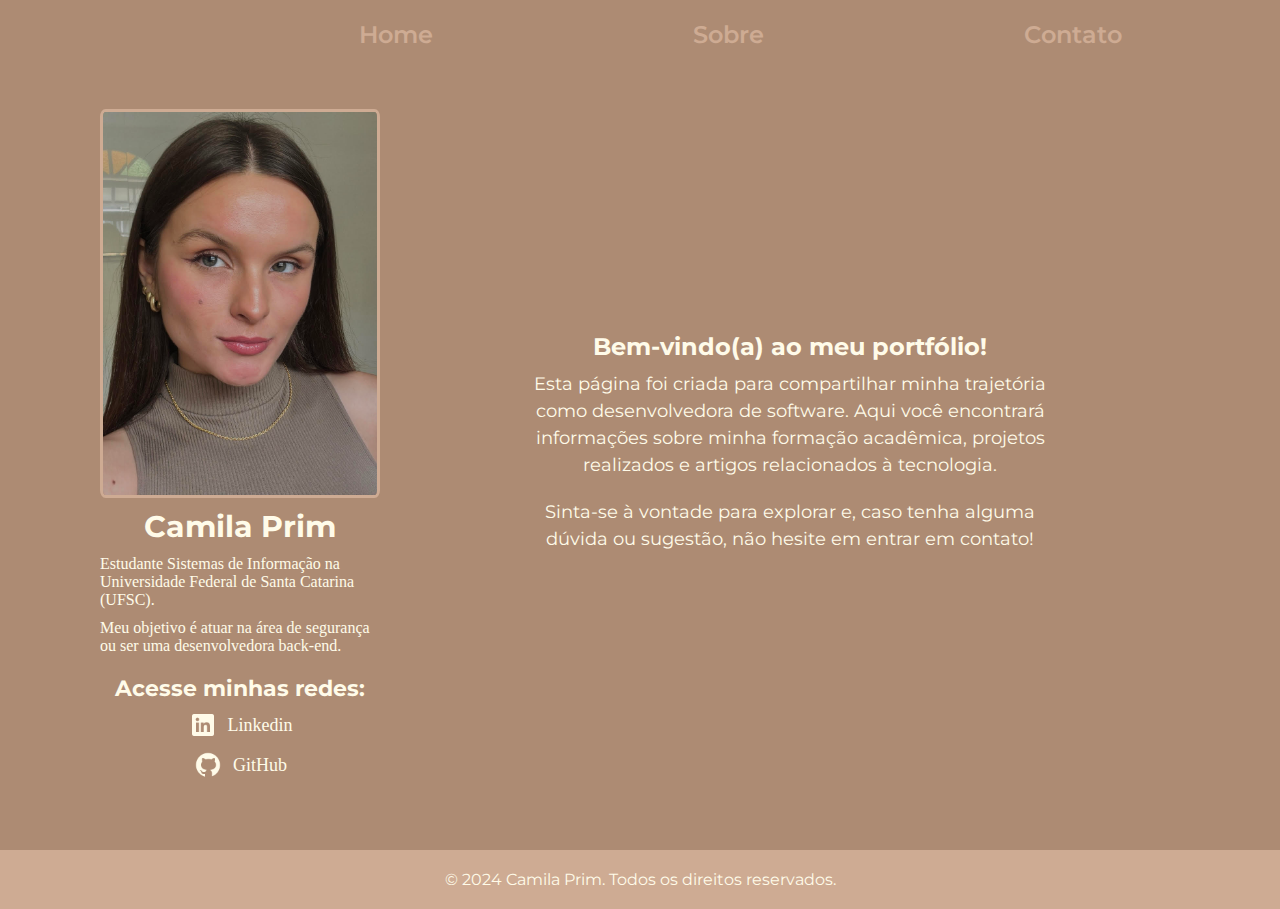
<file: index.html>
<!DOCTYPE html>
<html lang="pt">
<head>
    <meta charset="UTF-8">
    <meta name="viewport" content="width=device-width, initial-scale=1.0">
    <title>Blog da mila</title>
    <link rel="stylesheet" href="assets/style.css">
    <link rel="icon" type="image/png" href="image/nerd_face.png">

</head>
<body>
    <header class="cabecalho">
        <nav class="cabecalho__menu"></nav>
            <a class= "cabecalho__menu__link" href="index.html">Home</a>
            <a class= "cabecalho__menu__link" href="about-me.html">Sobre</a>
            <a class= "cabecalho__menu__link" href="contact.html">Contato</a>
        </nav>
    </header>
    <main class="apresentacao">
        <section class="apresentacao__lateral">
            <img class="apresentacao__lateral__foto" src="image/foto-camila.jpg" alt="Foto de perfil">
            <h1 class="apresentacao__lateral__titulo">Camila Prim</h1>
            <p class="apresentacao__lateral__conteudo">Estudante Sistemas de Informação na Universidade Federal de Santa Catarina (UFSC).</p>
            <p class="apresentacao__lateral__conteudo">Meu objetivo é atuar na área de segurança ou ser uma desenvolvedora back-end.</p>
            <div class="apresentacao__links"></div>
                <h2 class="apresentacao__links__titulo">Acesse minhas redes:</h2>
                <a class="apresentacao__links__navegacao" href="https://www.linkedin.com/in/cmilaprim/"><img src="image/icon-linkdin.png">Linkedin</a>
                <a class="apresentacao__links__navegacao" href="https://github.com/cmilaprim"><img src="image/icon-github.png">GitHub</a>
            </div>
        </section>
        <section class="postagem">
                <h2 class="postagem__titulo">Bem-vindo(a) ao meu portfólio!</h2>
                <p class="postagem__conteudo">
                    Esta página foi criada para compartilhar minha trajetória como desenvolvedora de software. Aqui você encontrará informações sobre minha formação acadêmica, projetos realizados e artigos relacionados à tecnologia.
                </p>
                <p class="postagem__conteudo">
                    Sinta-se à vontade para explorar e, caso tenha alguma dúvida ou sugestão, não hesite em entrar em contato!
                </p>
        </section>
    </main>
    <footer class="rodape">
        &copy; 2024 Camila Prim. Todos os direitos reservados.
    </footer>
</body>
</html>
</file>
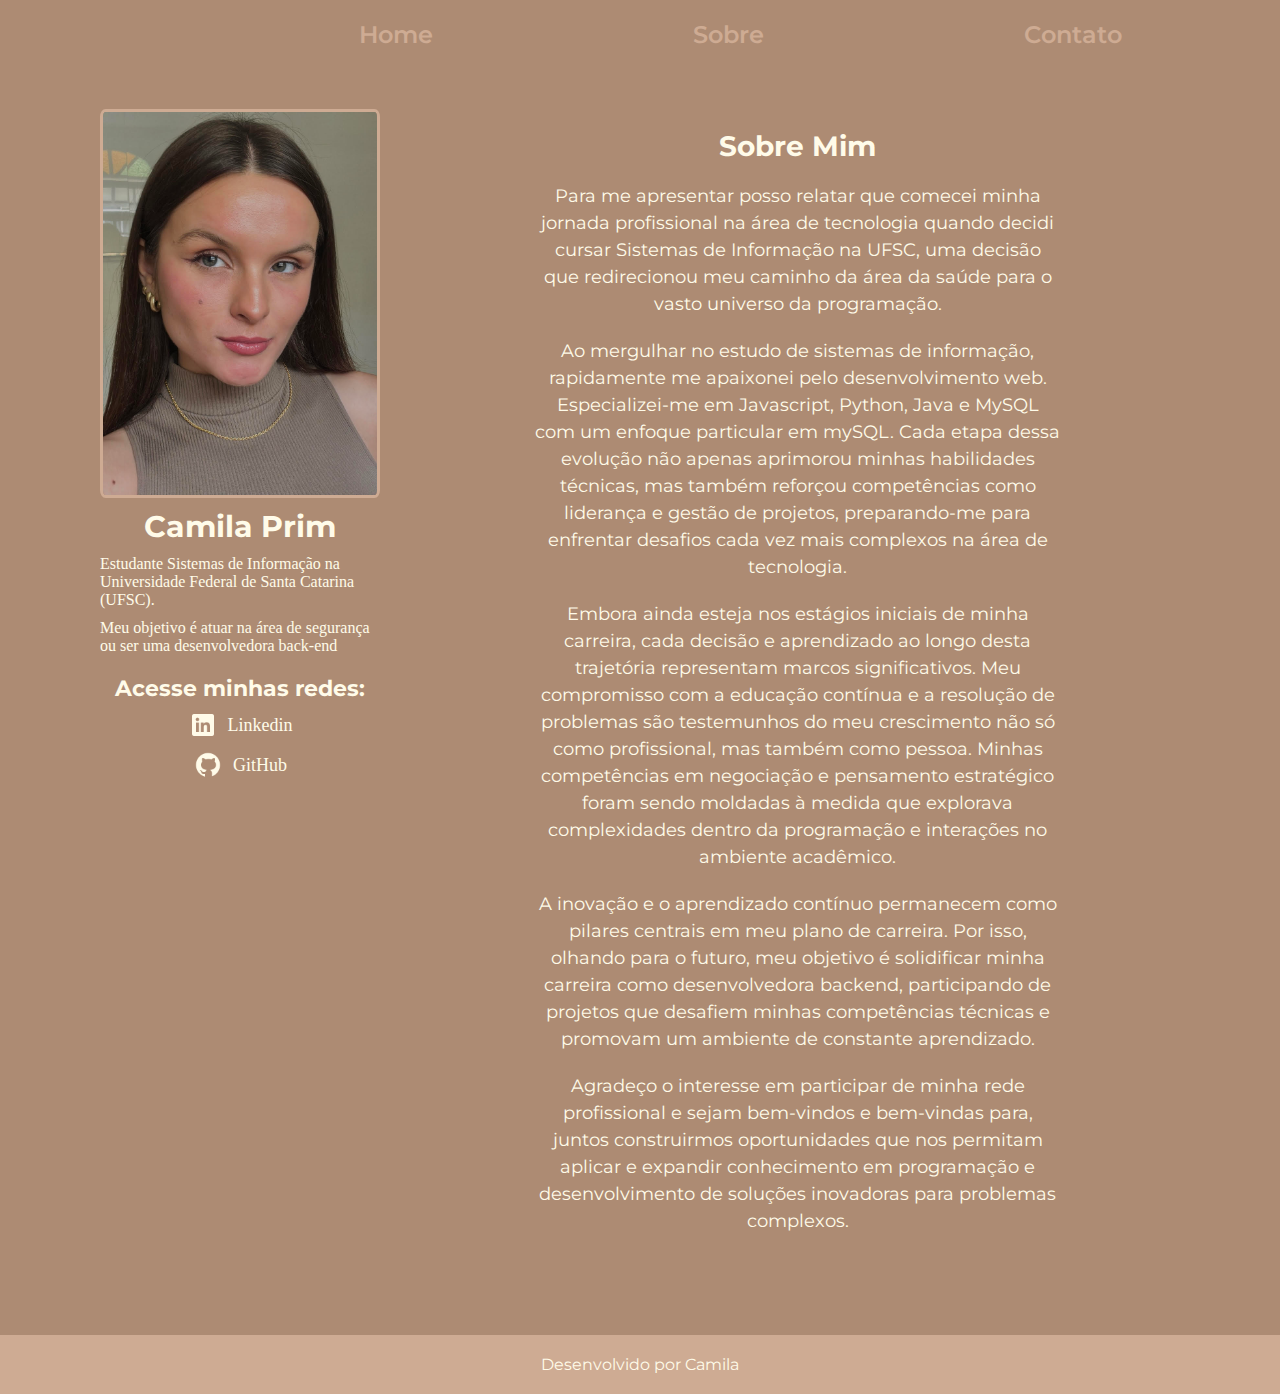
<file: about-me.html>
<!DOCTYPE html>
<html lang="pt">
<head>
    <meta charset="UTF-8">
    <meta name="viewport" content="width=device-width, initial-scale=1.0">
    <title>Sobre mim</title>
    <link rel="stylesheet" href="assets/style.css">
    <link rel="icon" type="image/png" href="image/nerd_face.png">
</head>
<body>
    <header class="cabecalho">
        <nav class="cabecalho__menu"></nav>
            <a class= "cabecalho__menu__link" href="index.html">Home</a>
            <a class= "cabecalho__menu__link" href="about-me.html">Sobre</a>
            <a class= "cabecalho__menu__link" href="contact.html">Contato</a>
        </nav>
    </header>
    <main class="apresentacao">
        <section class="apresentacao__lateral">
            <img class="apresentacao__lateral__foto" src="image/foto-camila.jpg" alt="Foto de perfil">
            <h1 class="apresentacao__lateral__titulo">Camila Prim</h1>
            <p class="apresentacao__lateral__conteudo">Estudante Sistemas de Informação na Universidade Federal de Santa Catarina (UFSC).</p>
            <p class="apresentacao__lateral__conteudo">Meu objetivo é atuar na área de segurança ou ser uma desenvolvedora back-end</p>
            <div class="apresentacao__links"></div>
                <h2 class="apresentacao__links__titulo">Acesse minhas redes:</h2>
                <a class="apresentacao__links__navegacao" href="https://www.linkedin.com/in/cmilaprim/"><img src="image/icon-linkdin.png">Linkedin</a>
                <a class="apresentacao__links__navegacao" href="https://github.com/cmilaprim"><img src="image/icon-github.png">GitHub</a>
            </div>
        </section>
        <section class="sobre-mim">
            <h2 class="sobre-mim__titulo">Sobre Mim</h2>
            <p class="sobre-mim__conteudo">
                Para me apresentar posso relatar que comecei minha jornada profissional na área de tecnologia quando decidi cursar Sistemas de Informação na UFSC, uma decisão que redirecionou meu caminho da área da saúde para o vasto universo da programação.
            </p>
            <p class="sobre-mim__conteudo">
                Ao mergulhar no estudo de sistemas de informação, rapidamente me apaixonei pelo desenvolvimento web. Especializei-me em Javascript, Python, Java e MySQL com um enfoque particular em mySQL. Cada etapa dessa evolução não apenas aprimorou minhas habilidades técnicas, mas também reforçou competências como liderança e gestão de projetos, preparando-me para enfrentar desafios cada vez mais complexos na área de tecnologia.
            </p>
            <p class="sobre-mim__conteudo">
                Embora ainda esteja nos estágios iniciais de minha carreira, cada decisão e aprendizado ao longo desta trajetória representam marcos significativos. Meu compromisso com a educação contínua e a resolução de problemas são testemunhos do meu crescimento não só como profissional, mas também como pessoa. Minhas competências em negociação e pensamento estratégico foram sendo moldadas à medida que explorava complexidades dentro da programação e interações no ambiente acadêmico.

            </p>
            <p class="sobre-mim__conteudo">
                A inovação e o aprendizado contínuo permanecem como pilares centrais em meu plano de carreira. Por isso, olhando para o futuro, meu objetivo é solidificar minha carreira como desenvolvedora backend, participando de projetos que desafiem minhas competências técnicas e promovam um ambiente de constante aprendizado.

            </p>
            <p class="sobre-mim__conteudo">
                Agradeço o interesse em participar de minha rede profissional e sejam bem-vindos e bem-vindas para, juntos construirmos oportunidades que nos permitam aplicar e expandir conhecimento em programação e desenvolvimento de soluções inovadoras para problemas complexos.
            </p>
        </section>
    </main>
    <footer class="rodape">
        <p>Desenvolvido por Camila</p>
    </footer>
</body>
</html>
</file>
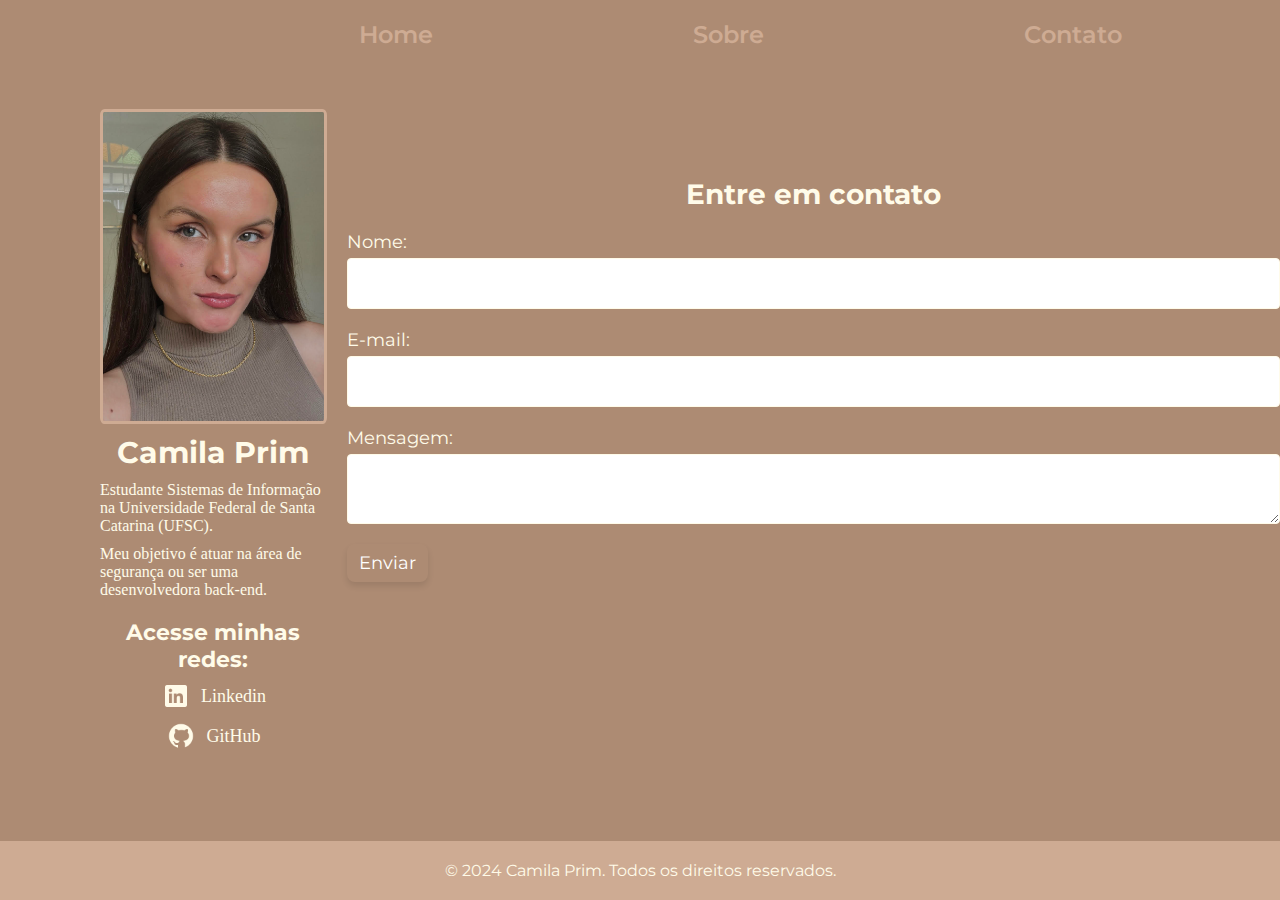
<file: contact.html>
<!DOCTYPE html>
<html lang="pt">
<head>
    <meta charset="UTF-8">
    <meta name="viewport" content="width=device-width, initial-scale=1.0">
    <title>Blog da mila</title>
    <link rel="stylesheet" href="assets/style.css">
    <link rel="icon" type="image/png" href="image/nerd_face.png">

</head>
<body>
    <header class="cabecalho">
        <nav class="cabecalho__menu"></nav>
            <a class= "cabecalho__menu__link" href="index.html">Home</a>
            <a class= "cabecalho__menu__link" href="about-me.html">Sobre</a>
            <a class= "cabecalho__menu__link" href="contact.html">Contato</a>
        </nav>
    </header>
    <main class="apresentacao">
        <section class="apresentacao__lateral">
            <img class="apresentacao__lateral__foto" src="image/foto-camila.jpg" alt="Foto de perfil">
            <h1 class="apresentacao__lateral__titulo">Camila Prim</h1>
            <p class="apresentacao__lateral__conteudo">Estudante Sistemas de Informação na Universidade Federal de Santa Catarina (UFSC).</p>
            <p class="apresentacao__lateral__conteudo">Meu objetivo é atuar na área de segurança ou ser uma desenvolvedora back-end.</p>
            <div class="apresentacao__links"></div>
                <h2 class="apresentacao__links__titulo">Acesse minhas redes:</h2>
                <a class="apresentacao__links__navegacao" href="https://www.linkedin.com/in/cmilaprim/"><img src="image/icon-linkdin.png">Linkedin</a>
                <a class="apresentacao__links__navegacao" href="https://github.com/cmilaprim"><img src="image/icon-github.png">GitHub</a>
            </div>
        </section>
        <section class="contato">
            <h2 class="contato__titulo">Entre em contato</h2>
            <form class="contato__formulario">
                <label for="nome">Nome:</label>
                <input type="text" id="nome" name="nome" required>
                <label for="email">E-mail:</label>
                <input type="email" id="email" name="email" required>
                <label for="mensagem">Mensagem:</label>
                <textarea id="mensagem" name="mensagem" required></textarea>
                <button type="submit">Enviar</button>
            </form>
        </section>
    
    </main>
    <footer class="rodape">
        &copy; 2024 Camila Prim. Todos os direitos reservados.
    </footer>
</body>
</html>
</file>
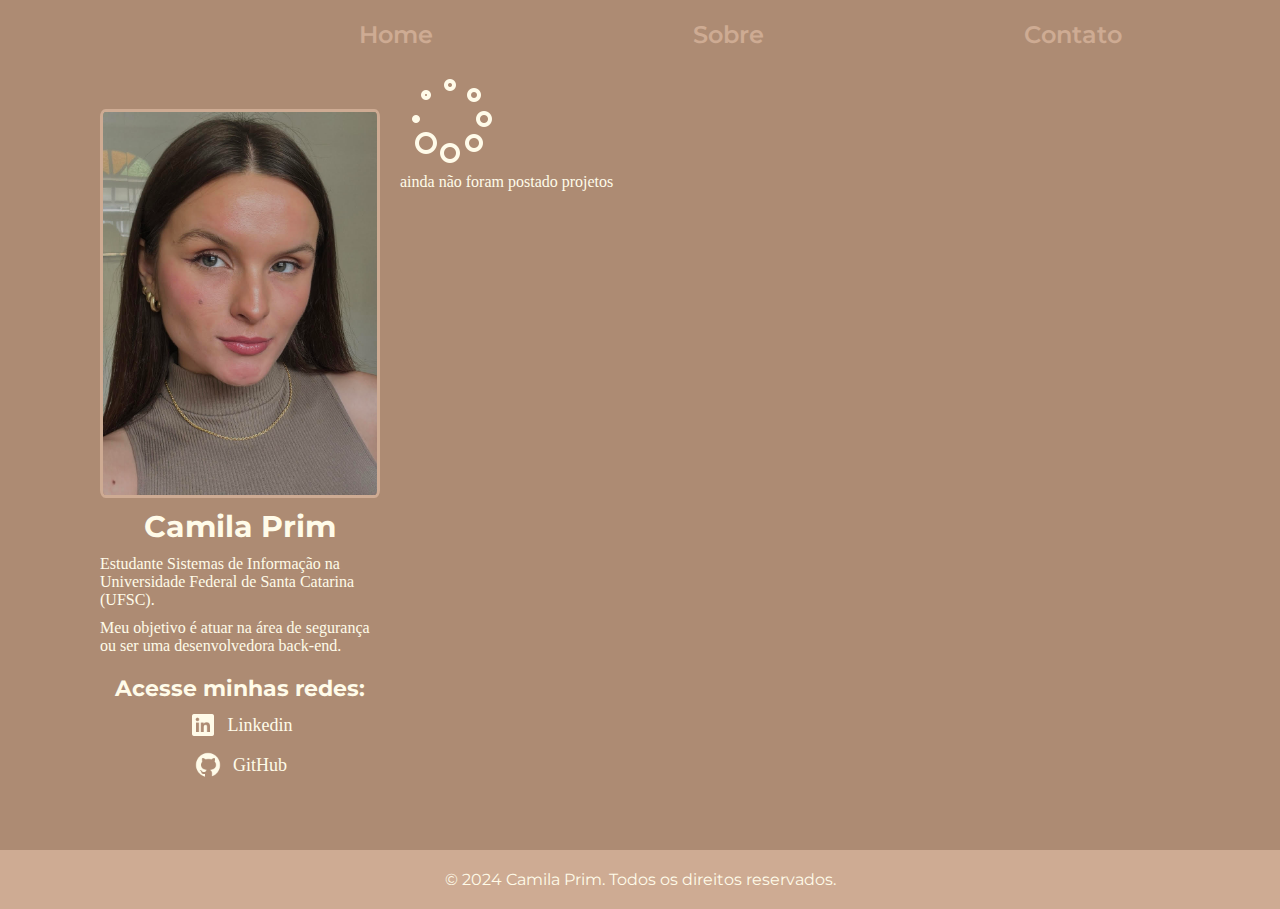
<file: projetos.html>
<!DOCTYPE html>
<html lang="pt">
<head>
    <meta charset="UTF-8">
    <meta name="viewport" content="width=device-width, initial-scale=1.0">
    <title>Blog da mila</title>
    <link rel="stylesheet" href="assets/style.css">
    <link rel="icon" type="image/png" href="image/nerd_face.png">

</head>
<body>
    <header class="cabecalho">
        <nav class="cabecalho__menu"></nav>
            <a class= "cabecalho__menu__link" href="index.html">Home</a>
            <a class= "cabecalho__menu__link" href="about-me.html">Sobre</a>
            <a class= "cabecalho__menu__link" href="contact.html">Contato</a>
        </nav>
    </header>
    <main class="apresentacao">
        <section class="apresentacao__lateral">
            <img class="apresentacao__lateral__foto" src="image/foto-camila.jpg" alt="Foto de perfil">
            <h1 class="apresentacao__lateral__titulo">Camila Prim</h1>
            <p class="apresentacao__lateral__conteudo">Estudante Sistemas de Informação na Universidade Federal de Santa Catarina (UFSC).</p>
            <p class="apresentacao__lateral__conteudo">Meu objetivo é atuar na área de segurança ou ser uma desenvolvedora back-end.</p>
            <div class="apresentacao__links"></div>
                <h2 class="apresentacao__links__titulo">Acesse minhas redes:</h2>
                <a class="apresentacao__links__navegacao" href="https://www.linkedin.com/in/cmilaprim/"><img src="image/icon-linkdin.png">Linkedin</a>
                <a class="apresentacao__links__navegacao" href="https://github.com/cmilaprim"><img src="image/icon-github.png">GitHub</a>
            </div>
        </section>
        <div class="projeto_carregando">
            <img src="image/icon-carregando.png" alt="Carregando" class="imagem_carregando">
            <p>ainda não foram postado projetos</p>
        </div>
    </main>
    <footer class="rodape">
        &copy; 2024 Camila Prim. Todos os direitos reservados.
    </footer>
</body>
</html>
</file>
<file: assets/style.css>
@import url('https://fonts.googleapis.com/css2?family=Krona+One&family=Montserrat:ital,wght@0,100..900;1,100..900&display=swap');
@import url('https://fonts.googleapis.com/css2?family=Montserrat:ital,wght@0,600;1,600&display=swap');

:root{
    --cor-primaria:#AD8B73;
    --cor-secundaria: #FFFBE9;
    --cor-terciaria:#CEAB93; 
    --cor-hover: #E3CAA5;
    --cor-escrita: #000000;

    --fonte-principal: 'Montserrat', sans-serif;
    --fonte-secundaria: 'Krona One', sans-serif;
}

* {
    margin: 0;
    padding: 0;
    box-sizing: border-box;
}

html, body {
    height: 100%;
    margin: 0;
    display: flex;
    flex-direction: column;
}

body {
    background-color: var(--cor-primaria);
    color: var(--cor-secundaria);
}

main {
    flex: 1;
    display: flex;
}

/* Cabeçalho */
.cabecalho {
    width: 100%;
    display: flex;
    justify-content: center;
    align-items: center;
    padding-top: 20px;
    gap: 200px;
}

.cabecalho__menu {
    display: flex;
}

.cabecalho__menu__link {
    font-family: var(--fonte-principal);
    font-size: 24px;
    font-weight: 600;
    color: var(--cor-terciaria);
    text-decoration: none;
    margin: 0 30px;
}

.cabecalho__menu__link:hover {
    color: var(--cor-hover);
}

/* Apresentação lateral */
.apresentacao {
    display: flex;
    flex: 1;
    margin-top: 20px;
    margin-bottom: 20px;
}

.apresentacao__lateral {
    width: 320px;
    padding: 20px;
    overflow-y: auto;
    display: flex;
    flex-direction: column;
    align-items: center;
    margin: 20px 0px;
    margin-left: 80px;
}

.apresentacao__lateral__foto {
    width: 100%;
    margin-bottom: 10px;
    border-radius: 2%;
    border: 3px solid var(--cor-terciaria);
}

.apresentacao__lateral__titulo {
    text-align: center;
    font-size: 30px;
    font-family: var(--fonte-principal);
}

.apresentacao__lateral__conteudo {
    display: flex;
    justify-content: center;
    align-items: center;
    flex-direction: column;
    margin-top: 10px;
    width: 100%;
}

.apresentacao__links {
    display: flex;
    flex-direction: column;
    align-items: center;
    margin-top: 20px;
    justify-content: center;
}

.apresentacao__links__titulo {
    font-size: 22px;
    margin-bottom: 8px;
    text-align: center;
    font-family: var(--fonte-principal);
}

.apresentacao__links__navegacao {
    display: flex;
    align-items: center;
    justify-content: center;
    margin-bottom: 10px;
    text-decoration: none;
    color: var(--cor-secundaria);
    width: 100%;
    font-size: 18px;
}

.apresentacao__links__navegacao:hover {
    color: var(--cor-hover);
}

.apresentacao__links__navegacao img {
    width: 30px;
    margin-right: 10px;
}

/* Conteúdo Geral */
.sobre-mim, .postagem {
    flex: 1;
    padding: 35px 35px;
    padding-right: 20px;
    margin: 25px 100px;
    margin-right: 200px;
    box-sizing: border-box;
    font-family: var(--fonte-principal);
    display: flex;
    flex-direction: column;
    align-items: center;
    justify-content: center;
}

.sobre-mim__titulo {
    font-size: 28px;
    margin-bottom: 20px;
    text-align: center;
}

.sobre-mim__conteudo, .postagem__conteudo {
    font-size: 18px;
    line-height: 1.5;
    margin-bottom: 20px;
    text-align: center;
}

.postagem {
    margin-bottom: 20px;
    padding: 20px;
    border-radius: 8px;
}

.postagem__titulo {
    font-size: 24px;
    margin-bottom: 10px;
    text-align: center;
    font-family: var(--fonte-principal);
}

/* Contato */
.contato {
    padding: 100px 0;
    border-radius: 8px;
    max-width: 1000px;
    width: 90%;
    margin: 8px auto;
}

.contato__titulo {
    text-align: center;
    font-size: 28px;
    color: var(--cor-principal);
    margin-bottom: 20px;
    font-family: var(--fonte-principal);
}

.contato__formulario {
    display: flex;
    flex-direction: column;
}

.contato__formulario label {
    font-size: 18px;
    color: var(--cor-principal);
    margin-bottom: 5px;
    font-family: var(--fonte-principal);
}

.contato__formulario input,
.contato__formulario textarea {
    padding: 15px;
    margin-bottom: 20px;
    border: 1px solid var(--cor-secundaria);
    border-radius: 4px;
    font-size: 16px;
    font-family: var(--fonte-principal);
    width: 100%;
    box-sizing: border-box;
}

.contato__formulario button {
    padding: 8px 12px;
    background-color: var(--cor-principal);
    color: #fff;
    border: none;
    border-radius: 8px;
    font-size: 18px;
    cursor: pointer;
    font-family: var(--fonte-principal);
    transition: background-color 0.3s ease, transform 0.3s ease;
    box-shadow: 0 4px 6px rgba(0, 0, 0, 0.1);
    transition: background-color 0.3s ease;
    width: auto;
    max-width: 200px;
    align-self: flex-start;
}

.contato__formulario button:hover {
    background-color: var(--cor-hover);
    transform: translateY(-2px);
}

/* Rodapé */
.rodape {
    text-align: center;
    padding: 20px;
    color: var(--cor-secundaria);
    font-family: var(--fonte-principal);
    background-color: var(--cor-terciaria);
}

@media (max-width: 1200px) {
    .sobre-mim, .postagem {
        margin: 25px 50px;
        margin-right: 100px;
    }
}

/* Telas Médias (768px - 992px) */
@media (max-width: 992px) {
    .sobre-mim, .postagem {
        margin: 25px 30px;
        margin-right: 50px;
        padding: 25px 25px;
        padding-right: 15px;
    }

    .apresentacao__links__titulo {
        font-size: 20px;
    }

    .apresentacao__links__navegacao {
        font-size: 16px;
    }

    .apresentacao__links__navegacao img {
        width: 25px;
        margin-right: 8px;
    }
}

/* Telas Pequenas (576px - 768px) */
@media (max-width: 780px) {
    .sobre-mim, .postagem {
        margin: 20px 20px;
        margin-right: 20px;
        padding: 20px 20px;
        padding-right: 10px;
    }

    .apresentacao {
        flex-direction: column; 
        align-items: center;
    }

    .apresentacao__lateral {
        width: 100%; 
        margin-left: 0;
        padding: 10px;
    }

    .apresentacao__links__titulo {
        font-size: 18px;
    }

    .apresentacao__links__navegacao {
        font-size: 14px;
    }

    .apresentacao__links__navegacao img {
        width: 20px;
        margin-right: 6px;
    }
}

/* Telas Muito Pequenas (até 576px) */
@media (max-width: 576px) {
    .cabecalho {
        flex-direction: column;
        gap: 20px;
    }

    .cabecalho__menu__link {
        font-size: 18px;
        margin: 0 10px;
    }

    .apresentacao__lateral__titulo {
        font-size: 24px;
    }

    .sobre-mim, .postagem {
        margin: 15px 5px;
        padding: 10px;
    }

    .contato {
        padding: 50px 10px;
        width: 95%;
        margin: 0 auto;
    }

    .contato__formulario input,
    .contato__formulario textarea {
        padding: 12px;
        font-size: 14px;
    }

    .contato__formulario button {
        font-size: 14px;
        padding: 8px 10px;
    }

    .apresentacao__lateral {
        width: 100%;
        padding: 0;
    }
}

@media (min-width: 592px) and (max-width: 890px) {
    .cabecalho {
        flex-direction: column;
        gap: 15px;
    }

    .apresentacao__lateral {
        width: 80%;
        margin: 0 auto;
    }

    .apresentacao__lateral__titulo {
        font-size: 22px;
        text-align: center;
    }

    .sobre-mim, .postagem {
        margin: 20px 10px;
        padding: 15px;
    }

    .contato {
        width: 90%;
        margin: 0 auto;
    }

    .contato__formulario input,
    .contato__formulario textarea {
        width: 100%;
        padding: 10px;
        font-size: 16px;
    }

    .contato__formulario button {
        font-size: 16px;
        padding: 10px;
    }
}
</file>
